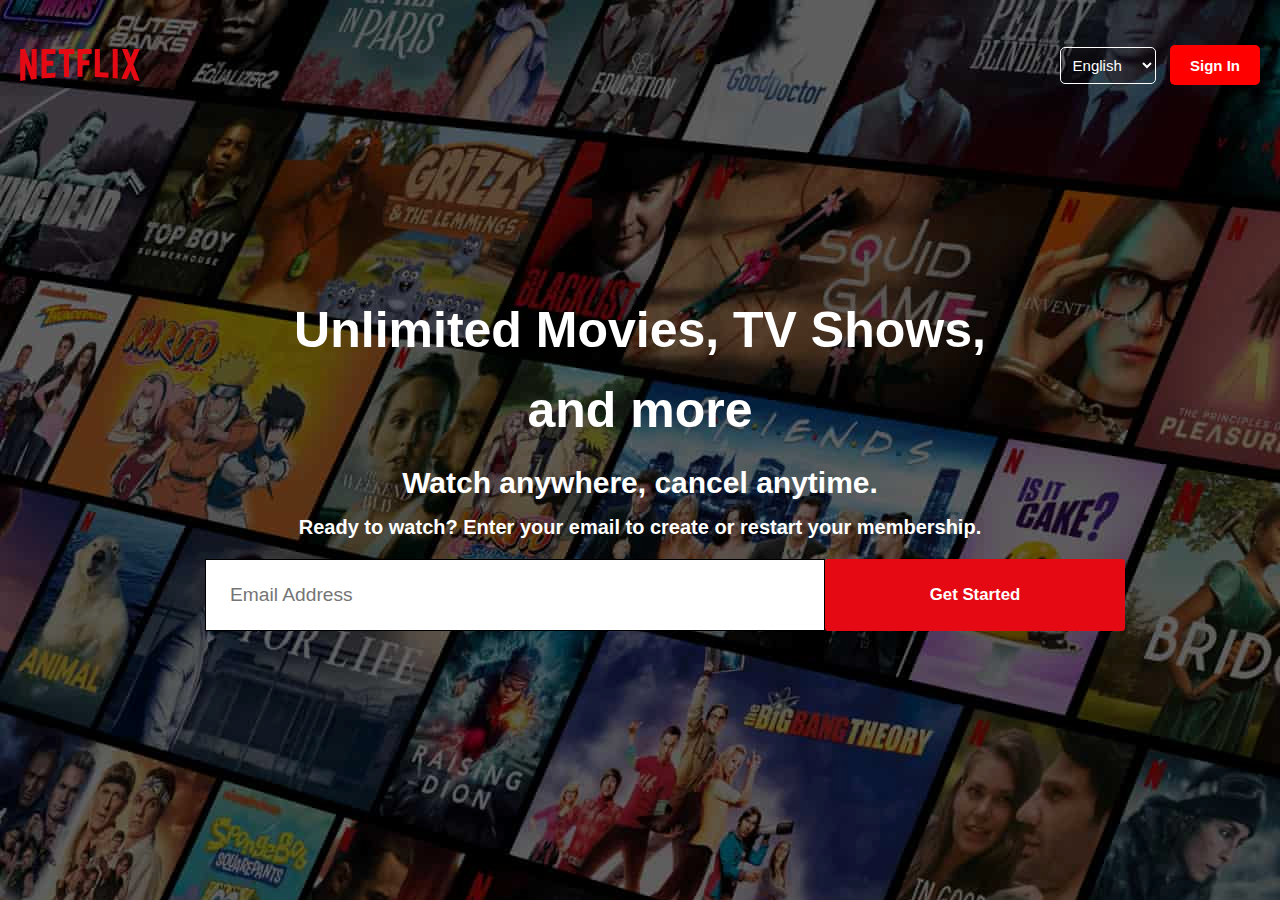
<file: ex_1/index.html>
<!DOCTYPE html>
<html lang="en">
<head>
    <meta charset="UTF-8">
    <meta http-equiv="X-UA-Compatible" content="IE=edge">
    <meta name="viewport" content="width=device-width, initial-scale=1.0">
    <title>Document</title>
    <style>
*{
    padding: 0;
    margin: 0;
    box-sizing: border-box;
    font-family: 'Roboto', sans-serif;
}

body{
    background: url("background.jpg");
    position: absolute;
}

.container{
    height: 100vh;
    width: 100vw;
    position: relative;
    background-color: rgba(0, 0, 0, 0.5);
}

.header{
    height: 100px;
    display: flex;
    justify-content: space-between;
    align-items: center;
    padding: 30px 20px 0 20px;
}

.header img {
    width: 120px;
}

button.signin-btn{
    width: 90px;
    height: 40px;
    background-color: red;
    color: white;
    font-size: 15px;
    font-weight: bolder;
    border: none;
    border-radius: 5px;
    margin-left: 10px;
}

.select-language {
    background-color: transparent;
    color: white;
    border: 1px solid white;
    border-radius: 5px;
    padding: 8px;
    font-size: 15px;
}

.text-container{
    color: white;
    margin: auto;
    width: 770px;
    margin-top: 190px;
    display: grid;
    gap: 1rem;
    text-align: center;
}

.text-container h1{
    font-size: 50px;
    line-height: 5rem;
}

.text-container h4{
    font-size: 30px;
}

.text-container h5{
    font-size: 20px;
}

.form{
    display: flex;
    justify-content: center;
    margin-top: 20px;
    margin-left: 50px;
}
input{
    color: black;
    width: 620px;
    border: none;
    padding: 1.5rem;
    font-size: 1.2rem;
    border: 1px solid black;
}

input:focus{
    outline: none;
}

button.getstarted-btn{
    padding: 0.5rem 1rem;
    background-color: #e50914;
    border: none;
    text-align: center;
    cursor: pointer;
    color: white;
    border-radius: 0.2rem;
    font-weight: bolder;
    font-size: 1.05rem;
    width: 300px;
}

button.getstarted-btn:hover{
    background-color: #ff0000;
}
    </style>

</head>
<body>
    <div class="container">
        <div class="header">
            <img src="netflix_logo.svg" alt="netflix_logo">
            <div>
                <select class="select-language" aria-label="Select Language">
                    <option value="en">English</option>
                    <option value="es">Español</option>
                    <option value="fr">Français</option>
                    <option value="de">Deutsch</option>
                </select>
                <button class="signin-btn">Sign In</button>
            </div>
        </div>
        <div class="text-container">
            <h1>Unlimited Movies, TV Shows, and more</h1>
            <h4>Watch anywhere, cancel anytime.</h4>
            <h5>Ready to watch? Enter your email to create or restart your membership.</h5>
        </div>
        <div class="form">
            <input type="email" placeholder="Email Address">
            <button class="getstarted-btn">Get Started</button>
        </div>
    </div>
</body>
</html>
</file>
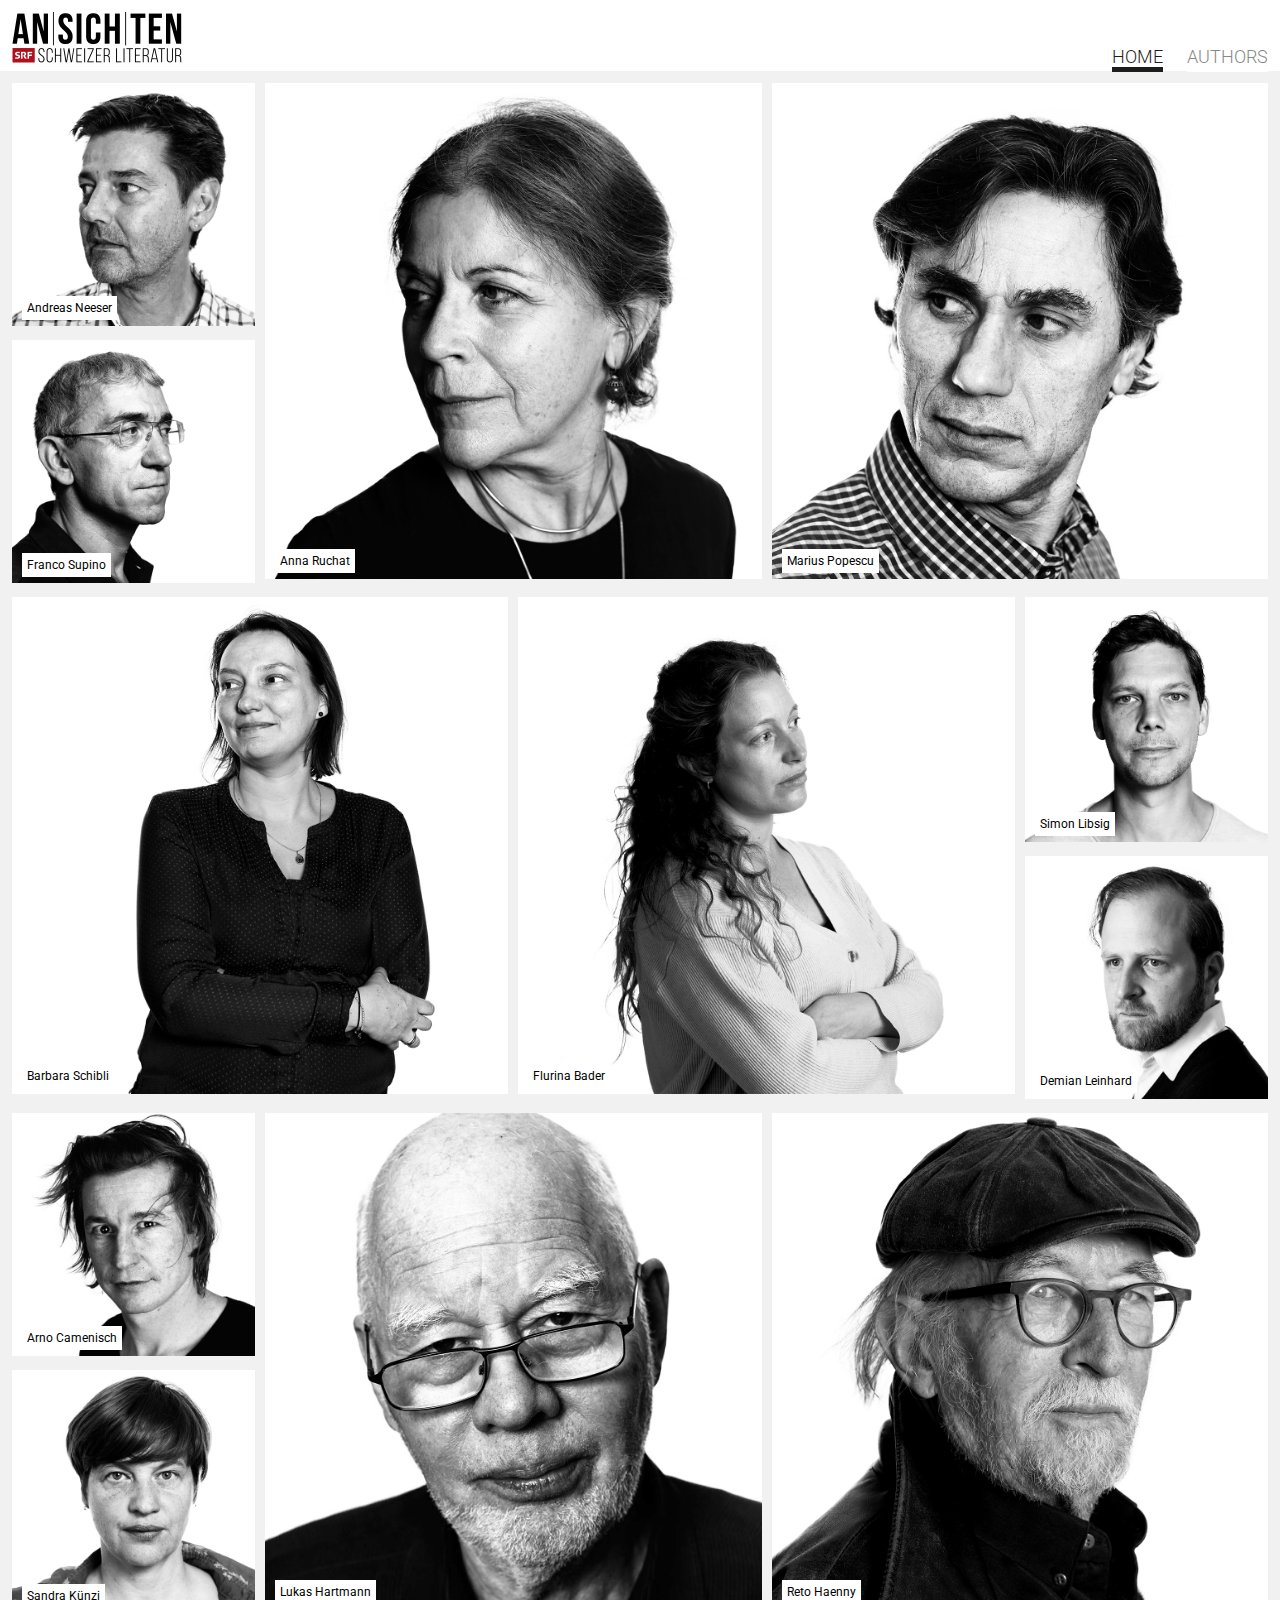
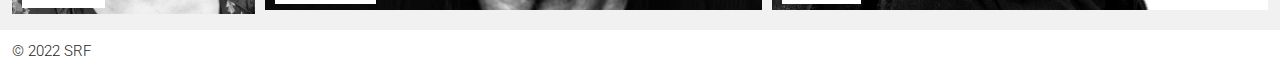
<file: ex_2/index.html>
<!DOCTYPE html>
<html lang="en">
<head>
    <meta charset="UTF-8">
    <meta http-equiv="X-UA-Compatible" content="IE=edge">
    <meta name="viewport" content="width=device-width, initial-scale=1.0">
    <link rel="preconnect" href="https://fonts.googleapis.com">
    <link rel="preconnect" href="https://fonts.gstatic.com" crossorigin>
    <link href="https://fonts.googleapis.com/css2?family=Roboto:wght@300;400;500;700&display=swap" rel="stylesheet"> 
    <link rel="stylesheet" href="style.css">
    <title>Swiss authors</title>
</head>
<body>
    <header>
        <a href="/"><img src="img/ansichten-literatur-srf-logo.png" alt="Logo Swiss Authors SRF"></a>
        <nav>
            <ul>
                <li class="active"><a href="/">Home</a></li>
                <li><a href="authours.html">Authors</a></li>
            </ul>
        </nav>
    </header>
    <main>
        <h1 class="sr-only">Swiss authors</h1>
        <ul>

            <li>
                <div class="image-container">
                    <img src="img/tile_andreas_neeser.jpg" alt="Andreas Neeser">
                    <span class="author-name">Andreas Neeser</span>
                </div>
            </li>
            <li>
                <div class="image-container">
                    <img src="img/tile_anna_ruchat.jpg" alt="Anna Ruchat">
                    <span class="author-name">Anna Ruchat</span>
                </div>
            </li>
            <li>
                <div class="image-container">
                    <img src="img/tile_marius_popescu.jpg" alt="Marius Popescu">
                    <span class="author-name">Marius Popescu</span>
                </div>
            </li>
            <li>
                <div class="image-container">
                    <img src="img/tile_franco_supino.jpg" alt="Franco Supino">
                    <span class="author-name">Franco Supino</span>
                </div>
            </li>
            <li>
                <div class="image-container">
                    <img src="img/tile_barbara_schibli.jpg" alt="Barbara Schibli">
                    <span class="author-name">Barbara Schibli</span>
                </div>
            </li>
            <li>
                <div class="image-container">
                    <img src="img/tile_flurina_bader.jpg" alt="Flurina Bader">
                    <span class="author-name">Flurina Bader</span>
                </div>
            </li>
            <li>
                <div class="image-container">
                    <img src="img/tile_simon_libsig.jpg" alt="Simon Libsig">
                    <span class="author-name">Simon Libsig</span>
                </div>
            </li>
            <li>
                <div class="image-container">
                    <img src="img/tile_demian_leinhard.jpg" alt="Demian Leinhard">
                    <span class="author-name">Demian Leinhard</span>
                </div>
            </li>
            <li>
                <div class="image-container">
                    <img src="img/tile_arno_camenisch.jpg" alt="Arno Camenisch">
                    <span class="author-name">Arno Camenisch</span>
                </div>
            </li>
            <li>
                <div class="image-container">
                    <img src="img/tile_lukas_hartmann.jpg" alt="Lukas Hartmann">
                    <span class="author-name">Lukas Hartmann</span>
                </div>
            </li>
            <li>
                <div class="image-container">
                    <img src="img/tile_reto_haenny.jpg" alt="Reto Haenny">
                    <span class="author-name">Reto Haenny</span>
                </div>
            </li>
            <li>
                <div class="image-container">
                    <img src="img/tile_sandra_kuenzi.jpg" alt="Sandra Künzi">
                    <span class="author-name">Sandra Künzi</span>
                </div>
            </li>
        </ul>
    </main>
    <footer>
        &copy; 2022 SRF
    </footer>
    <script src="scripts.js"></script>
</body>
</html>
</file>
<file: ex_2/style.css>
.image-container {
    position: relative;
    display: inline-block;
}

.author-name {
    position: absolute;
    bottom: 10px;
    left: 10px;
    background-color: white;
    color: black;
    padding: 5px;
    font-size: 1.2rem;
}


html {
    box-sizing: border-box;
    font-size: 0.625em;
}

*, *::before, *::after {
    box-sizing: inherit;
}

* {
    color: #1d1d1b;
    font-family: 'Roboto', Arial, Helvetica, sans-serif;
    font-size: 1.5rem;
}

body {
    background: #f1f1f1;
    margin: 0;
}

a {
    text-decoration: none;
}

img {
    max-width: 100%;
}

header {
    align-items: baseline;
    background: #ffffff;
    display: flex;
    justify-content: space-between;
    padding: 1.2rem 0 0.4rem 1.2rem;
    position: sticky;
}

header img {
    max-width: 17rem;
}

nav ul {
    display: flex;
    list-style: none;
    margin: 0;
    padding: 0;
}

nav li a {
    border-bottom: 5px solid #ffffff;
    color: #888888;
    font-size: 1.8rem;
    font-weight: 300;
    margin: 0 1.2rem;
    text-align: center;
    text-transform: uppercase;
    word-spacing: 2pt;
}

nav li a:hover {
    color: #1d1d1b;
}

nav li.active a {
    border-bottom: 5px solid #1d1d1b;
    color: #1d1d1b;
}

main ul {
    list-style: none;
    margin: 1.2rem;
    padding: 0;
}

main a {
    display: block;
    position: relative;
}

main h2 {
    background: #ffffff;
    bottom: 1rem;
    left: 1rem;
    margin: 0 0 0.5rem 0;
    padding: 1rem;
    position: absolute;
}

main a:hover h2 {
    padding: 1.2rem 2rem 3rem;
    max-width: 33rem;
    width: 93%;
}

main a:hover span {
    display: block;
    border-bottom: 5px solid #1b1b1b;
    font-size: 2.400em;
    font-weight: 300;
    line-height: 1.11;
    padding: 0 0 0.333em 0;
    margin: 0 0 0.417em 0;
}

main a:hover span::after {
    bottom: 1rem;
    content: "\2BC0 \2BC0 \2BC0";
    display: block;
    font-size: 1.5rem;
    position: absolute;
}

main ul { 
    display: grid;
    gap: 1rem;
}

main li:nth-of-type(1) {
    grid-area: img1;
}

main li:nth-of-type(2) {
    grid-area: img2;
}

main li:nth-of-type(3) {
    grid-area: img3;
}

main li:nth-of-type(4) {
    grid-area: img4;
}

main li:nth-of-type(5) {
    grid-area: img5;
}

main li:nth-of-type(6) {
    grid-area: img6;
}

main li:nth-of-type(7) {
    grid-area: img7;
}

main li:nth-of-type(8) {
    grid-area: img8;
}

main li:nth-of-type(9) {
    grid-area: img9;
}

main li:nth-of-type(10) {
    grid-area: img10;
}

main li:nth-of-type(11) {
    grid-area: img11;
}

main li:nth-of-type(12) {
    grid-area: img12;
}

footer {
    background: #ffffff;
    font-weight: 300;
    padding: 1.2rem;
}

.sr-only:not(:focus):not(:active) {
    clip: rect(0 0 0 0); 
    clip-path: inset(50%);
    height: 1px;
    overflow: hidden;
    position: absolute;
    white-space: nowrap; 
    width: 1px;
}

/* min-width 751px, medium screens */
@media only screen and (min-width: 46.938em) {
	main ul {
        grid-template-areas: 
        'img1 img2'
        'img3 img3'
        'img3 img3'
        'img4 img4'
        'img4 img4'
        'img5 img6'
        'img7 img8'
        'img9 img9'
        'img9 img9'
        'img10 img10'
        'img10 img10'
        'img11 img12';
    }
}

/* min-width 1025px, large screens */
@media only screen and (min-width: 64.063em) {
	main ul {
        grid-template-areas: 
            'img1 img2 img2 img3 img3'
            'img4 img2 img2 img3 img3'
            'img5 img5 img6 img6 img7'
            'img5 img5 img6 img6 img8'
            'img9 img10 img10 img11 img11'
            'img12 img10 img10 img11 img11'
    }
}
</file>
